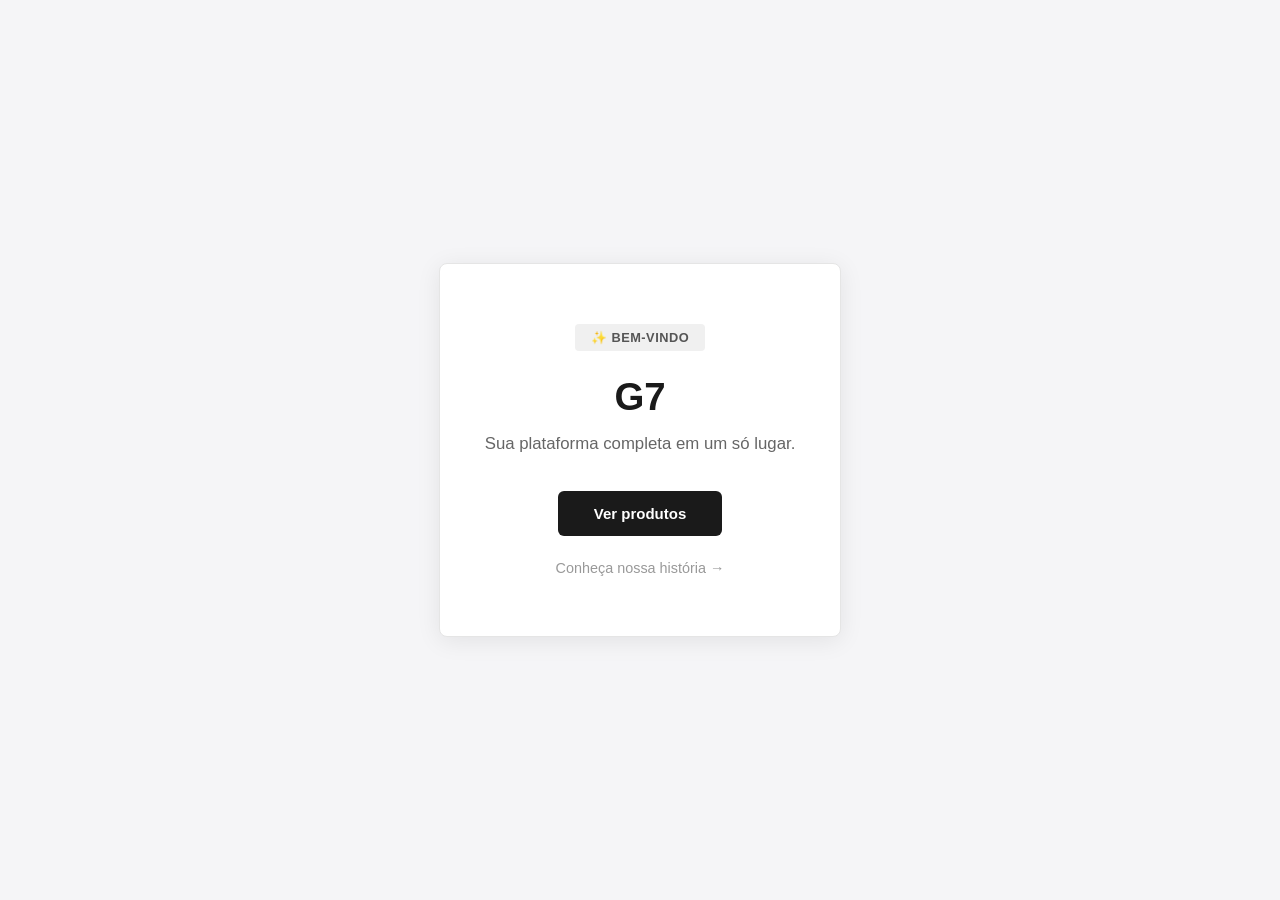
<file: index.html>
<!DOCTYPE html>
<html lang="pt-br">
<head>
  <meta charset="UTF-8">
  <meta name="viewport" content="width=device-width, initial-scale=1.0">
  <title>Grenn Seven</title>
  <link rel="stylesheet" href="estilo.css">
</head>
<body>
<div class="container">
  <span class="tag">✨ Bem-vindo</span>
  <h1 id="titulo">G7</h1>
  <p class="subtitulo">Sua plataforma completa em um só lugar.</p>

  <a href="pagina2.html" target="_blank">
    <button>Ver produtos</button>
  </a>

  <p class="link-secundario">
    <a href="sobre.html">Conheça nossa história →</a>
  </p>
</div>
</file>
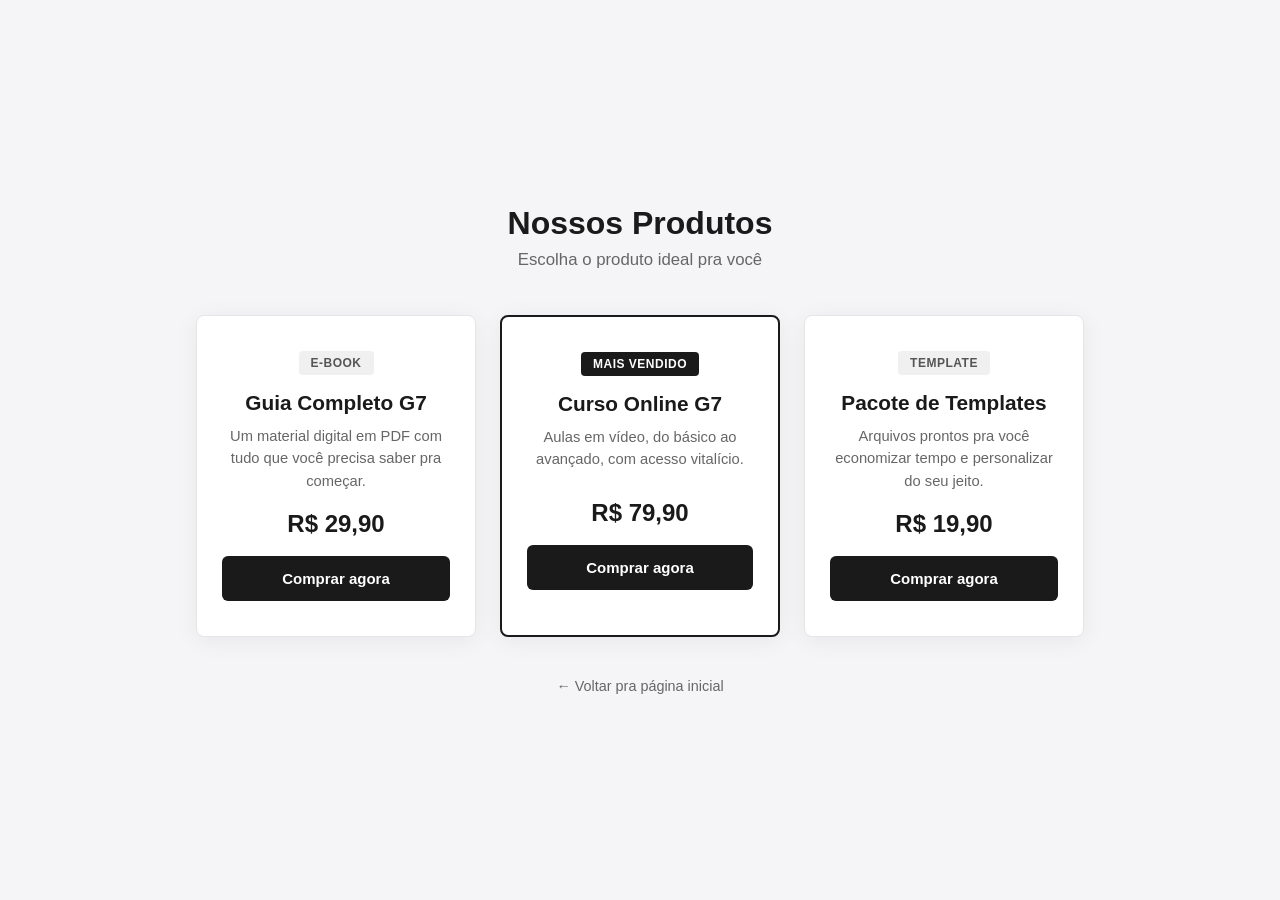
<file: pagina2.html>
<!DOCTYPE html>
<html lang="pt-br">
<head>
  <meta charset="UTF-8">
  <head>
  <meta charset="UTF-8">
  <meta name="viewport" content="width=device-width, initial-scale=1.0">
  <title>...</title>
  <link rel="stylesheet" href="estilo.css">
</head>
  <title>Produtos - G7</title>
  <link rel="stylesheet" href="estilo.css">
</head>
<body>
  <div class="pagina-produtos">
    <h1 class="titulo-pagina">Nossos Produtos</h1>
    <p class="subtitulo-pagina">Escolha o produto ideal pra você</p>

    <div class="grade-produtos">

      <div class="card-produto">
        <span class="badge">E-book</span>
        <h2>Guia Completo G7</h2>
        <p class="descricao">Um material digital em PDF com tudo que você precisa saber pra começar.</p>
        <p class="preco">R$ 29,90</p>
        <a href="#" target="_blank">
          <button class="btn-comprar">Comprar agora</button>
        </a>
      </div>

      <div class="card-produto destaque">
        <span class="badge badge-destaque">Mais vendido</span>
        <h2>Curso Online G7</h2>
        <p class="descricao">Aulas em vídeo, do básico ao avançado, com acesso vitalício.</p>
        <p class="preco">R$ 79,90</p>
        <a href="#" target="_blank">
          <button class="btn-comprar">Comprar agora</button>
        </a>
      </div>

      <div class="card-produto">
        <span class="badge">Template</span>
        <h2>Pacote de Templates</h2>
        <p class="descricao">Arquivos prontos pra você economizar tempo e personalizar do seu jeito.</p>
        <p class="preco">R$ 19,90</p>
        <a href="#" target="_blank">
          <button class="btn-comprar">Comprar agora</button>
        </a>
      </div>

    </div>

    <a href="index.html" class="link-voltar">← Voltar pra página inicial</a>
  </div>
</body>
</html>
</file>
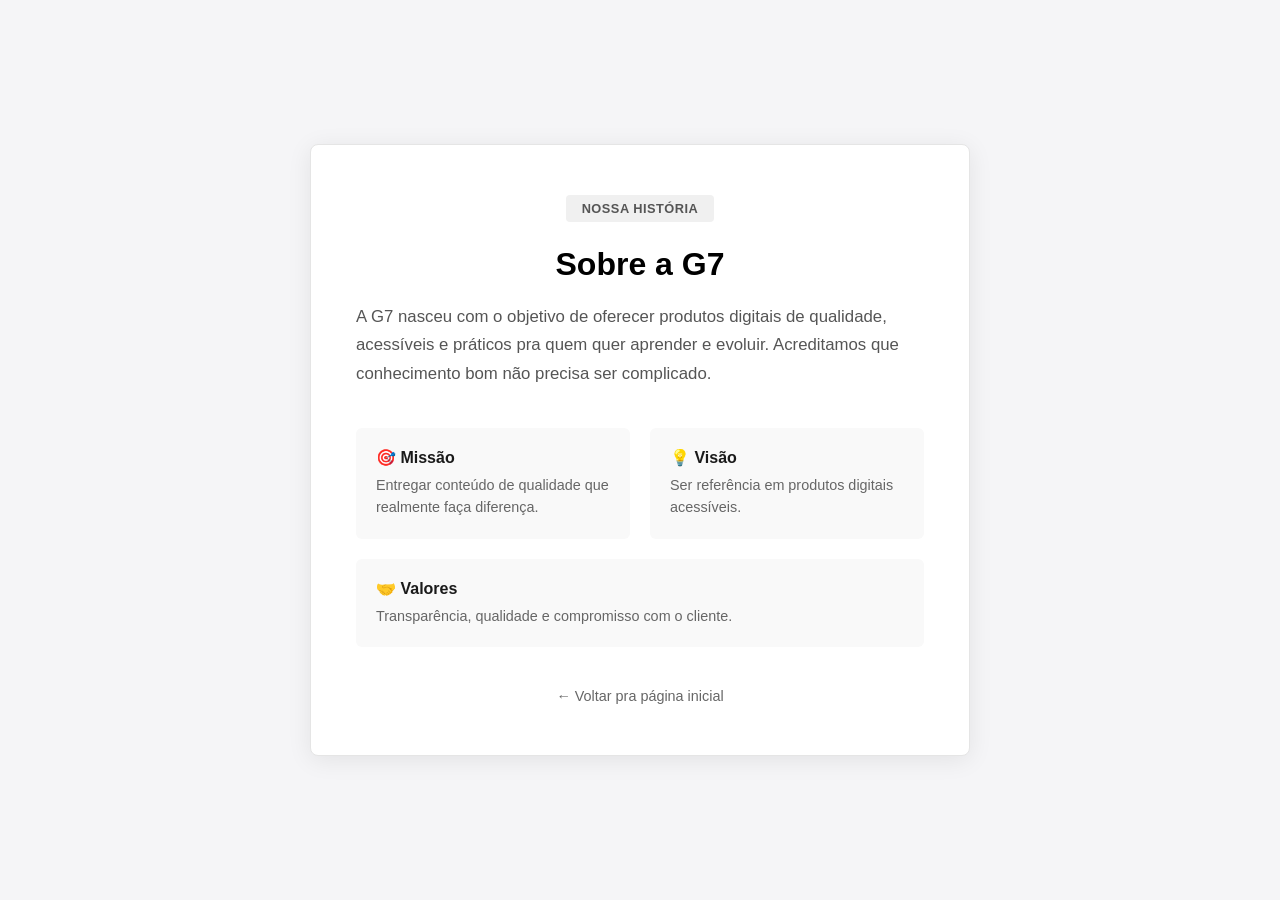
<file: sobre.html>
<!DOCTYPE html>
<html lang="pt-br">
<head>
  <meta charset="UTF-8">
  <meta name="viewport" content="width=device-width, initial-scale=1.0">
  <title>Sobre - G7</title>
  <link rel="stylesheet" href="estilo.css">
</head>
<body>
  <div class="pagina-sobre">
    <div class="card-sobre">
      <span class="tag">Nossa história</span>
      <h1>Sobre a G7</h1>
      <p class="texto-sobre">
        A G7 nasceu com o objetivo de oferecer produtos digitais de qualidade, 
        acessíveis e práticos pra quem quer aprender e evoluir. Acreditamos que 
        conhecimento bom não precisa ser complicado.
      </p>

      <div class="valores">
        <div class="valor-item">
          <h3>🎯 Missão</h3>
          <p>Entregar conteúdo de qualidade que realmente faça diferença.</p>
        </div>
        <div class="valor-item">
          <h3>💡 Visão</h3>
          <p>Ser referência em produtos digitais acessíveis.</p>
        </div>
        <div class="valor-item">
          <h3>🤝 Valores</h3>
          <p>Transparência, qualidade e compromisso com o cliente.</p>
        </div>
      </div>

      <a href="index.html" class="link-voltar">← Voltar pra página inicial</a>
    </div>
  </div>
</body>
</html>
</file>
<file: estilo.css>
* {
  margin: 0;
  padding: 0;
  box-sizing: border-box;
}

body {
  font-family: 'Segoe UI', Arial, sans-serif;
  background: #f5f5f7;
  min-height: 100vh;
  display: flex;
  align-items: center;
  justify-content: center;
  padding: 20px;
}

/* ===== Card principal (página inicial) ===== */
.container {
  background: white;
  padding: 60px 45px;
  border-radius: 8px;
  box-shadow: 0 4px 24px rgba(0, 0, 0, 0.08);
  border: 1px solid #e5e5e5;
  text-align: center;
  max-width: 480px;
}

.tag {
  display: inline-block;
  background: #f0f0f0;
  color: #555;
  font-size: 0.8em;
  font-weight: 600;
  letter-spacing: 0.5px;
  text-transform: uppercase;
  padding: 6px 16px;
  border-radius: 4px;
  margin-bottom: 24px;
}

.container h1 {
  font-size: 2.4em;
  color: #1a1a1a;
  font-weight: 700;
  margin-bottom: 12px;
}

.subtitulo {
  color: #666;
  font-size: 1.05em;
  margin-bottom: 35px;
  line-height: 1.5;
}

button {
  padding: 14px 36px;
  font-size: 15px;
  font-weight: 600;
  color: white;
  background: #1a1a1a;
  border: none;
  border-radius: 6px;
  cursor: pointer;
  transition: background 0.2s ease;
}

button:hover {
  background: #333;
}

/* ===== Página de produtos ===== */
.pagina-produtos {
  width: 100%;
  max-width: 1000px;
  padding: 50px 20px;
  text-align: center;
}

.titulo-pagina {
  color: #1a1a1a;
  font-size: 2em;
  font-weight: 700;
  margin-bottom: 8px;
}

.subtitulo-pagina {
  color: #666;
  font-size: 1.05em;
  margin-bottom: 45px;
}

.grade-produtos {
  display: flex;
  flex-wrap: wrap;
  justify-content: center;
  gap: 24px;
  margin-bottom: 40px;
}

.card-produto {
  background: white;
  padding: 35px 25px;
  border-radius: 8px;
  border: 1px solid #e5e5e5;
  box-shadow: 0 4px 24px rgba(0, 0, 0, 0.06);
  text-align: center;
  width: 280px;
  transition: box-shadow 0.2s ease;
}

.card-produto:hover {
  box-shadow: 0 8px 32px rgba(0, 0, 0, 0.12);
}

.card-produto.destaque {
  border: 2px solid #1a1a1a;
}

.badge {
  display: inline-block;
  background: #f0f0f0;
  color: #555;
  font-size: 0.75em;
  font-weight: 600;
  text-transform: uppercase;
  letter-spacing: 0.5px;
  padding: 5px 12px;
  border-radius: 4px;
  margin-bottom: 16px;
}

.badge-destaque {
  background: #1a1a1a;
  color: white;
}

.card-produto h2 {
  color: #1a1a1a;
  font-size: 1.3em;
  font-weight: 700;
  margin-bottom: 10px;
}

.card-produto .descricao {
  color: #666;
  font-size: 0.92em;
  margin-bottom: 18px;
  min-height: 55px;
  line-height: 1.5;
}

.card-produto .preco {
  font-size: 1.5em;
  font-weight: 700;
  color: #1a1a1a;
  margin-bottom: 18px;
}

.btn-comprar {
  width: 100%;
  background: #1a1a1a;
}

.link-voltar {
  display: inline-block;
  color: #666;
  text-decoration: none;
  font-size: 0.9em;
}

.link-voltar:hover {
  color: #1a1a1a;
  text-decoration: underline;
}
/* ===== Ajustes para celular (telas até 600px) ===== */
@media (max-width: 600px) {
  .container {
    padding: 40px 25px;
  }

  .container h1 {
    font-size: 1.8em;
  }

  .subtitulo {
    font-size: 0.95em;
  }

  .titulo-pagina {
    font-size: 1.5em;
  }

  .card-produto {
    width: 100%;
    max-width: 320px;
  }

  .grade-produtos {
    gap: 16px;
  }

  button {
    width: 100%;
  }
}
.pagina-sobre {
  width: 100%;
  max-width: 700px;
  padding: 50px 20px;
}

.card-sobre {
  background: white;
  padding: 50px 45px;
  border-radius: 8px;
  border: 1px solid #e5e5e5;
  box-shadow: 0 4px 24px rgba(0, 0, 0, 0.08);
  text-align: center;
}

.texto-sobre {
  color: #555;
  font-size: 1.05em;
  line-height: 1.7;
  margin: 20px 0 40px;
  text-align: left;
}

.valores {
  display: flex;
  flex-wrap: wrap;
  gap: 20px;
  margin-bottom: 40px;
  text-align: left;
}

.valor-item {
  flex: 1;
  min-width: 180px;
  background: #f9f9f9;
  padding: 20px;
  border-radius: 6px;
}

.valor-item h3 {
  color: #1a1a1a;
  font-size: 1em;
  margin-bottom: 8px;
}

.valor-item p {
  color: #666;
  font-size: 0.9em;
  line-height: 1.5;
}

@media (max-width: 600px) {
  .card-sobre {
    padding: 35px 25px;
  }
}
.link-secundario {
  margin-top: 24px;
  font-size: 0.9em;
}

.link-secundario a {
  color: #999;
  text-decoration: none;
  font-weight: 500;
  transition: color 0.2s ease;
}

.link-secundario a:hover {
  color: #1a1a1a;
}
</file>
